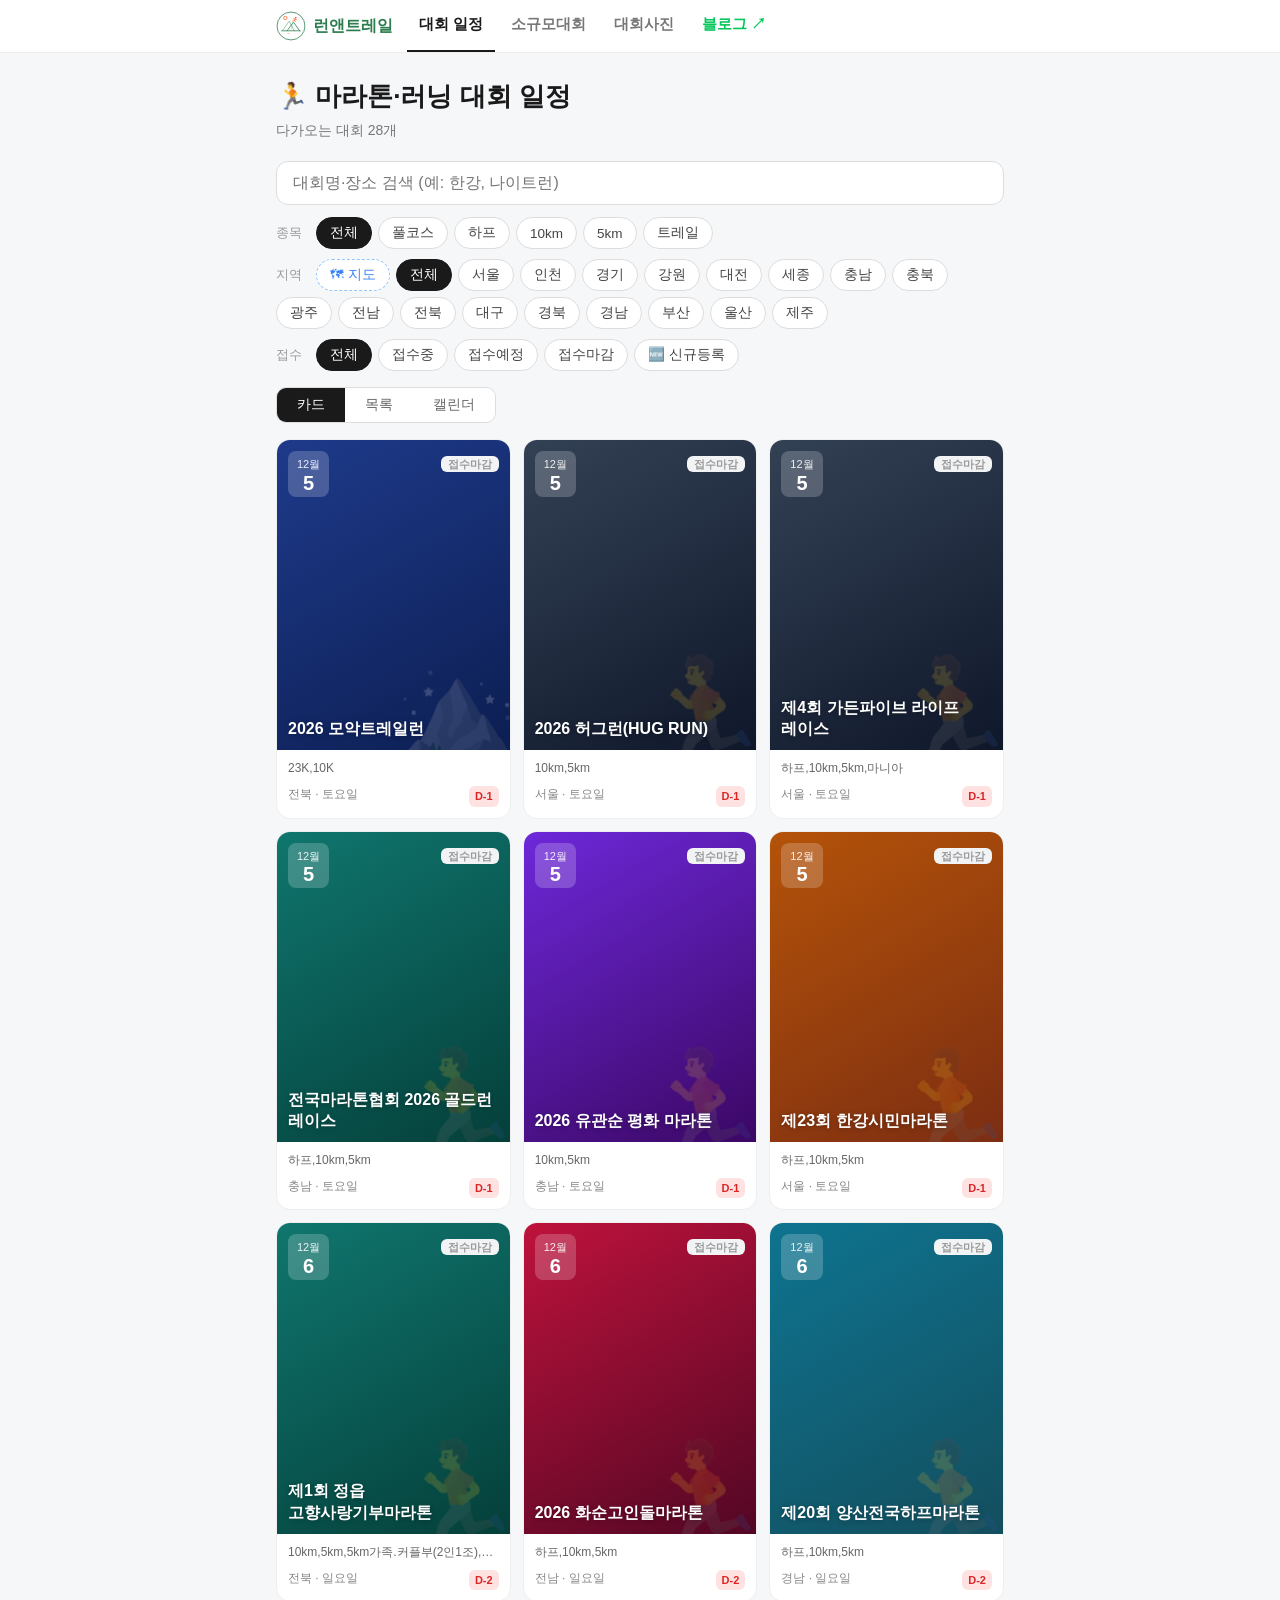
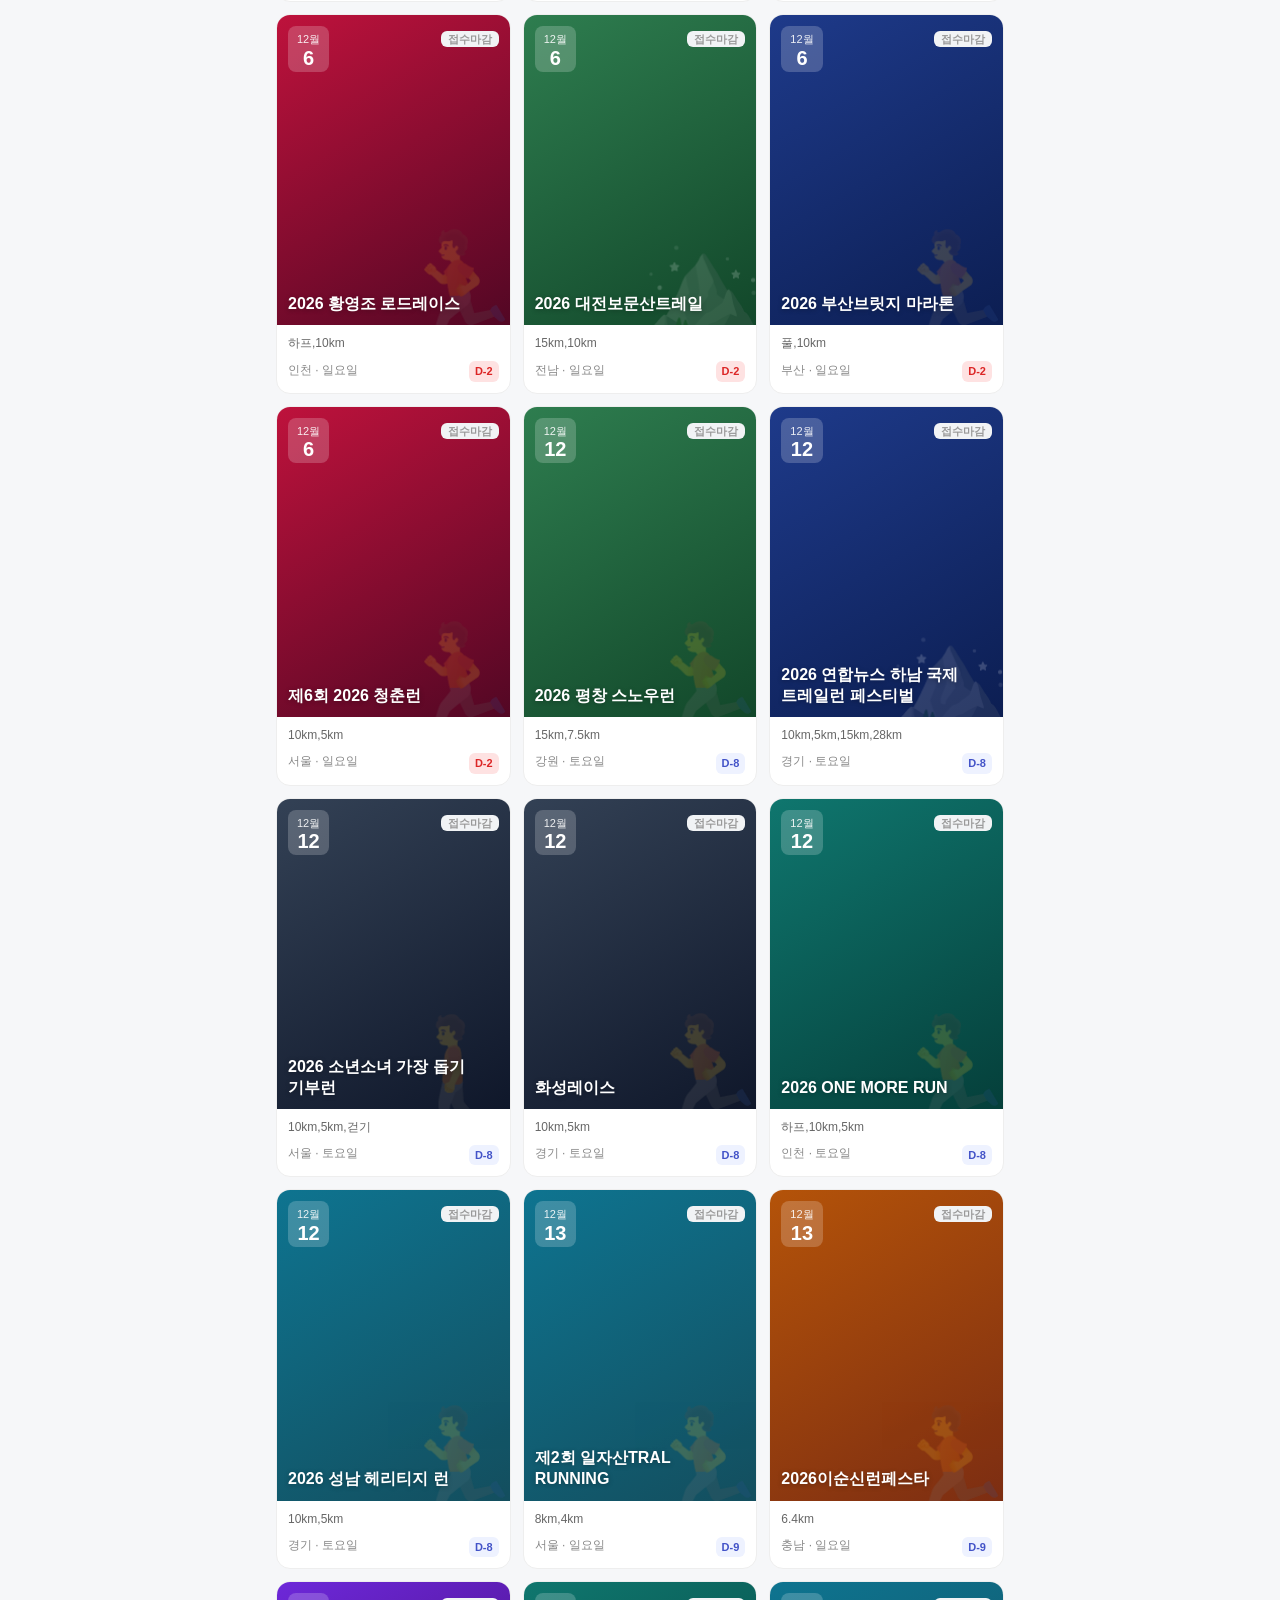
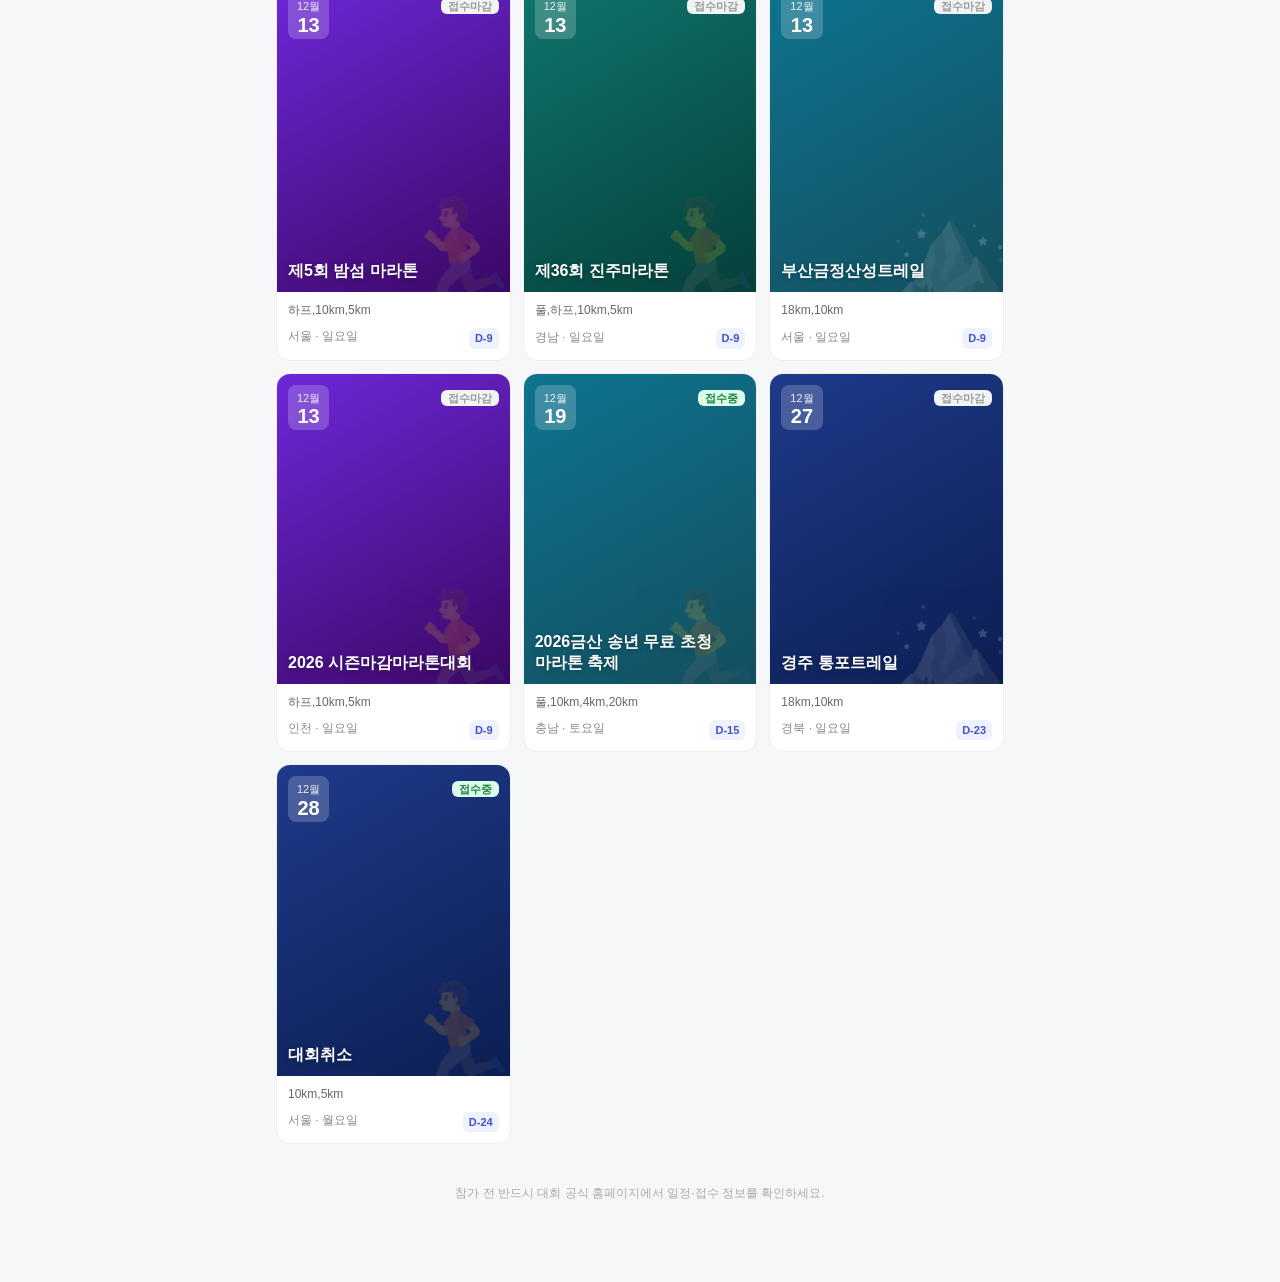
<file: index.html>
<!DOCTYPE html>
<html lang="ko">
<head>
<meta charset="UTF-8">
<meta name="viewport" content="width=device-width, initial-scale=1.0">
<title>마라톤 일정 - 전국 러닝·트레일런 대회 캘린더 | 런앤트레일</title>
<meta name="google-site-verification" content="PNMJBPOeFf8aZIjLEro5kUkQXVMosPoVfnxa53Ug0b0" />
<meta name="naver-site-verification" content="7d81ae74b95048905c6a68c4bb56914bd1641936" />
<meta name="description" content="전국 마라톤 일정을 한눈에! 풀코스·하프·10km·트레일런 대회 일정과 접수중인 대회 확인, 지역별 지도·캘린더 보기. 매일 자동 업데이트되는 마라톤 대회 캘린더.">
<link rel="canonical" href="https://www.runandtrail.kr/">
<meta property="og:type" content="website">
<meta property="og:site_name" content="런앤트레일">
<meta property="og:title" content="마라톤 일정 - 전국 러닝·트레일런 대회 캘린더 | 런앤트레일">
<meta property="og:description" content="전국 마라톤 일정을 한눈에! 풀코스·하프·10km·트레일런 대회 일정과 접수중인 대회 확인, 지역별 지도·캘린더 보기. 매일 자동 업데이트되는 마라톤 대회 캘린더.">
<meta property="og:url" content="https://www.runandtrail.kr/">
<meta property="og:image" content="https://www.runandtrail.kr/assets/og-image.png">
<meta property="og:image:width" content="1200">
<meta property="og:image:height" content="630">
<meta name="twitter:card" content="summary_large_image">
<script type="application/ld+json">
{"@context":"https://schema.org","@type":"WebSite","name":"런앤트레일","alternateName":"Run and Trail","url":"https://www.runandtrail.kr/","description":"전국 러닝 대회 일정과 소규모대회, 대회사진을 모아 보여주는 러닝 정보 사이트"}
</script>
<link rel="icon" type="image/svg+xml" href="assets/logo.svg">
<link rel="stylesheet" href="assets/site.css">
</head>
<body>
<nav class="topnav">
  <div class="inner">
    <span class="brand" id="brand"><img src="assets/logo.svg" alt="런앤트레일 로고">런앤트레일</span>
    <a href="index.html" class="active">대회 일정</a>
    <a href="small.html">소규모대회</a>
    <a href="photos.html">대회사진</a>
    <a href="https://blog.naver.com/runandtrail" target="_blank" rel="noopener" style="color:#03c75a">블로그 ↗</a>
  </div>
</nav>
<div class="wrap">
  <header>
    <h1>🏃 마라톤·러닝 대회 일정</h1>
    <p id="subtitle">불러오는 중...</p>
  </header>

  <input class="search" id="search" type="search" placeholder="대회명·장소 검색 (예: 한강, 나이트런)">
  <div class="chips" id="event-chips"><span class="label">종목</span></div>
  <div class="chips" id="region-chips"><span class="label">지역</span><button class="chip map-toggle" id="map-toggle">🗺 지도</button></div>
  <div class="map-panel" id="map-panel"></div>
  <div class="chips" id="status-chips"><span class="label">접수</span></div>

  <div class="view-toggle">
    <button id="btn-card" class="on">카드</button>
    <button id="btn-list">목록</button>
    <button id="btn-cal">캘린더</button>
  </div>

  <div id="card-view" class="pcards"></div>
  <div id="list-view" style="display:none"></div>
  <div id="cal-view" style="display:none">
    <div class="cal-nav">
      <button id="cal-prev">‹</button><h2 id="cal-title"></h2><button id="cal-next">›</button>
    </div>
    <div class="cal-grid" id="cal-grid"></div>
  </div>

  <footer>참가 전 반드시 대회 공식 홈페이지에서 일정·접수 정보를 확인하세요.</footer>
</div>

<div class="modal-bg" id="modal-bg">
  <div class="modal" id="modal"></div>
</div>

<script>
const EVENT_FILTERS = [
  { key: "all", label: "전체", test: () => true },
  { key: "full", label: "풀코스", test: e => /풀|42/.test(e) },
  { key: "half", label: "하프", test: e => /하프|21/.test(e) },
  { key: "10k", label: "10km", test: e => /10\s*k/i.test(e) },
  { key: "5k", label: "5km", test: e => /5\s*k/i.test(e) },
  { key: "trail", label: "트레일", test: (e, name) => /트레일|trail/i.test(e + name) },
];
const DOW = ["일","월","화","수","목","금","토"];
const REGIONS = ["서울","인천","경기","강원","대전","세종","충남","충북","광주","전남","전북","대구","경북","경남","부산","울산","제주"];
let races = [], statusFilter = "all", query = "";
const eventSel = new Set(), regionSel = new Set(); // 비어 있으면 "전체"
let calYear, calMonth; // 캘린더가 보여주는 연/월
const today = new Date(); today.setHours(0,0,0,0);

const esc = s => String(s ?? "").replace(/[&<>"']/g, c => ({"&":"&amp;","<":"&lt;",">":"&gt;",'"':"&quot;","'":"&#39;"}[c]));

function dday(dateStr) {
  const d = Math.round((pd(dateStr) - today) / 86400000);
  return d === 0 ? "D-DAY" : d > 0 ? `D-${d}` : null;
}

// "2026-07-27" 같은 날짜 문자열을 한국(로컬) 자정 기준으로 해석
// (new Date("2026-07-27")는 UTC 자정이라 접수 시작일 당일에 상태가 하루 늦게 바뀌는 버그가 있었음)
const pd = s => new Date(s + "T00:00:00");

// 최근 7일 내 사이트에 새로 등록된 대회
const isNew = r => r.added_at && (today - pd(r.added_at)) / 86400000 < 7;

function regStatus(r) {
  if (!r.reg_start && !r.reg_end) return null;
  const s = r.reg_start ? pd(r.reg_start) : null;
  const e = r.reg_end ? pd(r.reg_end) : null;
  if (s && today < s) return { cls: "upcoming", label: "접수예정" };
  if (e && today > e) return { cls: "closed", label: "접수마감" };
  return { cls: "open", label: "접수중" };
}

function filtered() {
  const q = query.toLowerCase();
  const eventTests = [...eventSel].map(k => EVENT_FILTERS.find(f => f.key === k).test);
  return races.filter(r =>
    pd(r.date) >= today &&
    (!eventTests.length || eventTests.some(t => t(r.events, r.name))) &&
    (!regionSel.size || regionSel.has(r.region)) &&
    (statusFilter === "all" || (statusFilter === "new" ? isNew(r) : regStatus(r)?.cls === statusFilter)) &&
    (!q || (r.name + r.location + r.events + (r.region || "")).toLowerCase().includes(q))
  );
}

function render() {
  const shown = filtered();
  document.getElementById("subtitle").textContent = `다가오는 대회 ${shown.length}개`;
  renderCards(shown);
  renderList(shown);
  renderCalendar(shown);
}

// ── 포스터풍 카드 뷰 (포스터 이미지가 없는 대회는 커버를 자동 생성) ──
const CARD_GRADS = [
  ["#2e7d4f", "#12472a"], ["#1e3a8a", "#0c1e52"], ["#b45309", "#7c2d12"],
  ["#0e7490", "#134e5e"], ["#6d28d9", "#3b0764"], ["#be123c", "#520724"],
  ["#334155", "#0f172a"], ["#0f766e", "#053f3a"],
];
function hashCode(s) { let h = 0; for (const c of s) h = (h * 31 + c.charCodeAt(0)) | 0; return Math.abs(h); }
function coverEmoji(r) {
  const t = r.events + r.name;
  if (/트레일|trail/i.test(t)) return "⛰️";
  if (/나이트|야간|문라이트|선셋|night/i.test(t)) return "🌙";
  if (/걷기|워킹|맨발/.test(t)) return "🚶";
  return "🏃";
}
function renderCards(shown) {
  const box = document.getElementById("card-view");
  if (!shown.length) { box.innerHTML = '<div class="empty" style="grid-column:1/-1">조건에 맞는 대회가 없어요</div>'; return; }
  box.innerHTML = shown.map(r => {
    const d = new Date(r.date), dd = dday(r.date), st = regStatus(r);
    const g = CARD_GRADS[hashCode(r.id) % CARD_GRADS.length];
    return `<div class="pcard" data-id="${esc(r.id)}">
      <div class="cover" style="${r.poster ? "" : `background:linear-gradient(150deg,${g[0]},${g[1]})`}">
        ${r.poster ? `<img class="poster" src="${esc(r.poster)}" alt="">` : ""}
        <span class="emoji-bg">${coverEmoji(r)}</span>
        <div class="top">
          <span class="datebox"><span class="m">${d.getMonth() + 1}월</span><br><span class="d">${d.getDate()}</span></span>
          <span>${isNew(r) ? `<span class="badge new">NEW</span> ` : ""}${st ? `<span class="badge ${st.cls}">${st.label}</span>` : ""}</span>
        </div>
        <div class="name">${esc(r.name)}</div>
      </div>
      <div class="pbody">
        <div class="evts">${esc(r.events)}</div>
        <div class="row2">
          <span>${r.region ? esc(r.region) + " · " : ""}${DOW[d.getDay()]}요일</span>
          ${dd ? `<span class="dday ${dd === "D-DAY" || parseInt(dd.slice(2)) <= 7 ? "soon" : ""}">${dd}</span>` : ""}
        </div>
      </div>
    </div>`;
  }).join("");
}

function renderList(shown) {
  const byMonth = {};
  for (const r of shown) (byMonth[r.date.slice(0, 7)] ||= []).push(r);
  const list = document.getElementById("list-view");
  if (!shown.length) { list.innerHTML = '<div class="empty">조건에 맞는 대회가 없어요</div>'; return; }
  list.innerHTML = Object.entries(byMonth).map(([month, items]) => {
    const [y, m] = month.split("-");
    return `<div class="month-title">${y}년 ${+m}월 <span class="cnt">${items.length}개</span></div>` +
      items.map(r => {
        const d = new Date(r.date), dow = d.getDay(), dd = dday(r.date), st = regStatus(r);
        return `<div class="card" data-id="${esc(r.id)}">
          <div class="date-box">
            <div class="day">${d.getDate()}</div>
            <div class="dow ${dow===6?"sat":dow===0?"sun":""}">${DOW[dow]}요일</div>
            ${dd ? `<div class="dday ${dd==="D-DAY"||parseInt(dd.slice(2))<=7?"soon":""}">${dd}</div>` : ""}
          </div>
          <div class="info">
            <div class="name">${esc(r.name)}${isNew(r) ? `<span class="badge new">NEW</span>` : ""}${st ? `<span class="badge ${st.cls}">${st.label}</span>` : ""}</div>
            <div class="meta">${r.region ? `<span class="region-tag">${esc(r.region)}</span> · ` : ""}📍 ${esc(r.location)}${r.organizer ? ` · ${esc(r.organizer)}` : ""}</div>
            <div class="tags">${r.events.split(/[,/]/).map(e => e.trim()).filter(Boolean).slice(0,6).map(e => `<span class="tag">${esc(e)}</span>`).join("")}</div>
          </div>
        </div>`;
      }).join("");
  }).join("");
}

function renderCalendar(shown) {
  document.getElementById("cal-title").textContent = `${calYear}년 ${calMonth + 1}월`;
  const first = new Date(calYear, calMonth, 1);
  const daysInMonth = new Date(calYear, calMonth + 1, 0).getDate();
  const byDay = {};
  for (const r of shown) {
    const d = new Date(r.date);
    if (d.getFullYear() === calYear && d.getMonth() === calMonth) (byDay[d.getDate()] ||= []).push(r);
  }
  let html = DOW.map((d, i) => `<div class="cal-head ${i===0?"sun":i===6?"sat":""}">${d}</div>`).join("");
  for (let i = 0; i < first.getDay(); i++) html += '<div class="cal-cell out"></div>';
  for (let day = 1; day <= daysInMonth; day++) {
    const isToday = calYear === today.getFullYear() && calMonth === today.getMonth() && day === today.getDate();
    const items = (byDay[day] || []).map(r =>
      `<span class="cal-race ${/트레일|trail/i.test(r.events + r.name) ? "trail" : ""}" data-id="${esc(r.id)}" title="${esc(r.name)}">${esc(r.name)}</span>`).join("");
    html += `<div class="cal-cell ${isToday ? "today-cell" : ""}"><div class="num">${day}</div>${items}</div>`;
  }
  document.getElementById("cal-grid").innerHTML = html;
}

function openModal(r) {
  const st = regStatus(r);
  const d = new Date(r.date);
  document.getElementById("modal").innerHTML = `
    <button class="close" id="modal-close">✕</button>
    <h2>${esc(r.name)}</h2>
    <div class="sub">${d.getFullYear()}년 ${d.getMonth()+1}월 ${d.getDate()}일 (${DOW[d.getDay()]}) ${dday(r.date) ? "· " + dday(r.date) : ""}</div>
    ${[
      ["지역", r.region],
      ["장소", r.location],
      ["종목", r.events],
      ["출발", r.start_time],
      ["접수기간", r.reg_period ? `${r.reg_period}${st ? ` <span class="badge ${st.cls}">${st.label}</span>` : ""}` : ""],
      ["주최", r.organizer],
      ["문의", r.phone],
    ].filter(([,v]) => v).map(([k,v]) => `<div class="field"><span class="k">${k}</span><span class="v">${k==="접수기간" ? v : esc(v)}</span></div>`).join("")}
    ${r.description ? `<div class="desc">${esc(r.description)}</div>` : ""}
    <div class="actions">
      ${r.homepage ? `<a class="btn-primary" href="${esc(r.homepage)}" target="_blank" rel="noopener">공식 홈페이지 ↗</a>` : ""}
      ${r.source_detail ? `<a class="btn-secondary" href="${esc(r.source_detail)}" target="_blank" rel="noopener">로드런 정보</a>` : ""}
    </div>
    <div class="notice">일정·참가비·접수 정보는 공식 홈페이지 기준으로 확인하세요.</div>`;
  document.getElementById("modal-bg").classList.add("show");
  document.getElementById("modal").scrollTop = 0;
  document.getElementById("modal-close").onclick = closeModal;
}
function closeModal() { document.getElementById("modal-bg").classList.remove("show"); }
document.getElementById("modal-bg").addEventListener("click", e => { if (e.target.id === "modal-bg") closeModal(); });
document.addEventListener("keydown", e => { if (e.key === "Escape") closeModal(); });

document.addEventListener("click", e => {
  const el = e.target.closest("[data-id]");
  if (!el) return;
  const r = races.find(x => x.id === el.dataset.id);
  if (r) openModal(r);
});

function setupChips(containerId, defs, onChange, multi = false) {
  const box = document.getElementById(containerId);
  box.insertAdjacentHTML("beforeend", defs.map((f, i) =>
    `<button class="chip ${i===0?"on":""}" data-key="${esc(f.key)}">${esc(f.label)}</button>`).join(""));
  box.addEventListener("click", e => {
    const btn = e.target.closest(".chip"); if (!btn || !btn.dataset.key) return;
    const chips = [...box.querySelectorAll(".chip:not(.map-toggle)")];
    if (!multi || btn.dataset.key === "all") {
      chips.forEach(c => c.classList.toggle("on", c === btn));
    } else {
      btn.classList.toggle("on");
      const anyOn = chips.some(c => c.dataset.key !== "all" && c.classList.contains("on"));
      chips.find(c => c.dataset.key === "all").classList.toggle("on", !anyOn);
    }
    onChange(chips.filter(c => c.classList.contains("on") && c.dataset.key !== "all").map(c => c.dataset.key));
    render();
  });
}

document.getElementById("search").addEventListener("input", e => { query = e.target.value.trim(); render(); });
document.getElementById("btn-card").addEventListener("click", () => switchView("card"));
document.getElementById("btn-list").addEventListener("click", () => switchView("list"));
document.getElementById("btn-cal").addEventListener("click", () => switchView("cal"));
function switchView(v) {
  const views = { card: "card-view", list: "list-view", cal: "cal-view" };
  for (const [key, id] of Object.entries(views)) {
    document.getElementById("btn-" + key).classList.toggle("on", v === key);
    document.getElementById(id).style.display = v === key ? "" : "none";
  }
}
document.getElementById("cal-prev").addEventListener("click", () => { calMonth--; if (calMonth < 0) { calMonth = 11; calYear--; } render(); });
document.getElementById("cal-next").addEventListener("click", () => { calMonth++; if (calMonth > 11) { calMonth = 0; calYear++; } render(); });

// ── 지도에서 지역 선택 ──
function syncMapSel() {
  const all = regionSel.size === 0; // "전체" = 전 지역 선택 상태로 표시
  document.querySelectorAll(".map-regions path").forEach(p =>
    p.classList.toggle("sel", all || regionSel.has(p.dataset.region)));
}
function selectRegionOnMap(region) {
  // 해당 지역 칩을 클릭한 것과 동일하게 동작 (다중 선택 토글)
  [...document.querySelectorAll("#region-chips .chip")].find(c => c.dataset.key === region)?.click();
}
document.getElementById("map-toggle").addEventListener("click", () => {
  document.getElementById("map-toggle").classList.toggle("on");
  document.getElementById("map-panel").classList.toggle("show");
});
fetch("data/korea_map.svg")
  .then(r => r.text())
  .then(svg => {
    const panel = document.getElementById("map-panel");
    panel.innerHTML = svg + '<div class="hint">지역을 클릭하면 해당 지역 대회만 표시됩니다 · 다시 클릭하면 해제</div>';
    panel.querySelectorAll(".map-regions path").forEach(p =>
      p.addEventListener("click", () => selectRegionOnMap(p.dataset.region)));
    syncMapSel();
  })
  .catch(() => { document.getElementById("map-toggle").style.display = "none"; });

calYear = today.getFullYear(); calMonth = today.getMonth();
setupChips("event-chips", EVENT_FILTERS, keys => {
  eventSel.clear(); keys.forEach(k => eventSel.add(k));
}, true);
setupChips("region-chips", [{ key: "all", label: "전체" }, ...REGIONS.map(r => ({ key: r, label: r }))], keys => {
  regionSel.clear(); keys.forEach(k => regionSel.add(k));
  syncMapSel();
}, true);
setupChips("status-chips", [
  { key: "all", label: "전체" },
  { key: "open", label: "접수중" },
  { key: "upcoming", label: "접수예정" },
  { key: "closed", label: "접수마감" },
  { key: "new", label: "🆕 신규등록" },
], keys => statusFilter = keys[0] ?? "all");

fetch("data/races.json")
  .then(r => r.json())
  .then(d => {
    races = d.races;
    render();
  })
  .catch(() => { document.getElementById("subtitle").textContent = "데이터를 불러오지 못했어요 (data/races.json 확인)"; });
</script>
</body>
</html>
</file>
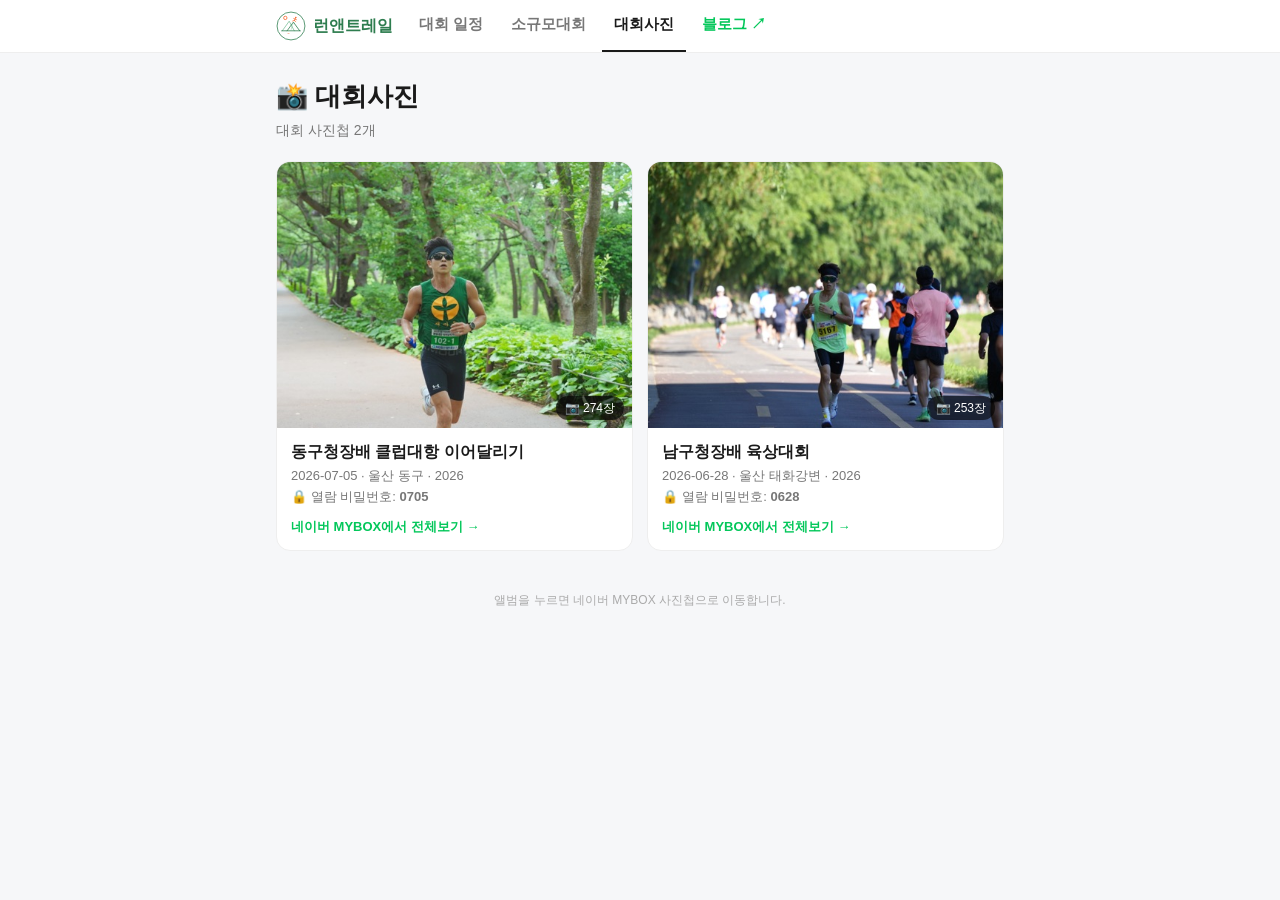
<file: photos.html>
<!DOCTYPE html>
<html lang="ko">
<head>
<meta charset="UTF-8">
<meta name="viewport" content="width=device-width, initial-scale=1.0">
<title>대회사진 - 러닝 대회 현장 사진첩 | 런앤트레일</title>
<meta name="google-site-verification" content="PNMJBPOeFf8aZIjLEro5kUkQXVMosPoVfnxa53Ug0b0" />
<meta name="naver-site-verification" content="7d81ae74b95048905c6a68c4bb56914bd1641936" />
<meta name="description" content="러닝 대회 현장에서 직접 촬영한 사진첩. 대회별 앨범에서 내 사진을 찾아보세요.">
<link rel="canonical" href="https://www.runandtrail.kr/photos.html">
<meta property="og:type" content="website">
<meta property="og:site_name" content="런앤트레일">
<meta property="og:title" content="대회사진 - 러닝 대회 현장 사진첩 | 런앤트레일">
<meta property="og:description" content="러닝 대회 현장에서 직접 촬영한 사진첩. 대회별 앨범에서 내 사진을 찾아보세요.">
<meta property="og:url" content="https://www.runandtrail.kr/photos.html">
<meta property="og:image" content="https://www.runandtrail.kr/assets/og-image.png">
<meta property="og:image:width" content="1200">
<meta property="og:image:height" content="630">
<meta name="twitter:card" content="summary_large_image">
<link rel="icon" type="image/svg+xml" href="assets/logo.svg">
<link rel="stylesheet" href="assets/site.css">
<style>
  .albums { display: grid; grid-template-columns: repeat(2, 1fr); gap: 14px; }
  @media (max-width: 520px) { .albums { grid-template-columns: 1fr; } }
  .album {
    background: #fff; border: 1px solid #eee; border-radius: 14px; overflow: hidden;
    cursor: pointer; transition: border-color .15s; display: block;
    text-decoration: none; color: inherit;
  }
  .album:hover { border-color: #bbb; }
  .album .cover { aspect-ratio: 4/3; background: #e9ecef; overflow: hidden; position: relative; }
  .album .cover img { width: 100%; height: 100%; object-fit: cover; display: block; transition: transform .2s; }
  .album:hover .cover img { transform: scale(1.04); }
  .album .cover .cnt {
    position: absolute; right: 8px; bottom: 8px; background: rgba(0,0,0,.6);
    color: #fff; font-size: 12px; padding: 3px 9px; border-radius: 999px;
  }
  .album .body { padding: 12px 14px 14px; }
  .album .race { font-weight: 700; font-size: 15.5px; }
  .album .meta { font-size: 13px; color: #777; margin-top: 2px; }
  .album .go {
    margin-top: 10px; font-size: 13px; font-weight: 700; color: #03c75a;
    display: flex; align-items: center; gap: 4px;
  }
  .album.no-link .go { color: #aaa; }
</style>
</head>
<body>
<nav class="topnav">
  <div class="inner">
    <span class="brand" id="brand"><img src="assets/logo.svg" alt="런앤트레일 로고">런앤트레일</span>
    <a href="index.html">대회 일정</a>
    <a href="small.html">소규모대회</a>
    <a href="photos.html" class="active">대회사진</a>
    <a href="https://blog.naver.com/runandtrail" target="_blank" rel="noopener" style="color:#03c75a">블로그 ↗</a>
  </div>
</nav>
<div class="wrap">
  <header>
    <h1>📸 대회사진</h1>
    <p id="subtitle">불러오는 중...</p>
  </header>

  <div id="albums" class="albums"></div>
  <footer>앨범을 누르면 네이버 MYBOX 사진첩으로 이동합니다.</footer>
</div>

<script>
const esc = s => String(s ?? "").replace(/[&<>"']/g, c => ({"&":"&amp;","<":"&lt;",">":"&gt;",'"':"&quot;","'":"&#39;"}[c]));

// ── 앨범 클릭 수 (무료 카운터 API, 키는 영문만 허용이라 id를 해시로 변환) ──
const COUNT_API = "https://abacus.jasoncameron.dev";
const COUNT_NS = "runandtrail-kr";
function ckey(id) {
  let h = 0; for (const c of id) h = (h * 31 + c.charCodeAt(0)) | 0;
  return "album-" + id.replace(/[^A-Za-z0-9_.-]/g, "").slice(0, 40) + "-" + Math.abs(h) % 100000;
}
function loadCounts(items) {
  items.forEach(it => {
    fetch(`${COUNT_API}/get/${COUNT_NS}/${ckey(it.id)}`)
      .then(r => r.json())
      .then(d => {
        const el = document.getElementById("cnt-" + ckey(it.id));
        if (el && d.value > 0) el.textContent = `👁 ${d.value.toLocaleString()}회 열람`;
      })
      .catch(() => {});
  });
}

function render(items) {
  document.getElementById("subtitle").textContent = `대회 사진첩 ${items.length}개`;
  const box = document.getElementById("albums");
  if (!items.length) { box.innerHTML = '<div class="empty" style="grid-column:1/-1">아직 올라온 사진첩이 없어요</div>'; return; }
  box.innerHTML = items.map(it => {
    const hasLink = !!it.link;
    const tag = hasLink ? `a href="${esc(it.link)}" target="_blank" rel="noopener"` : "div";
    return `<${tag} class="album ${hasLink ? "" : "no-link"}" data-ckey="${ckey(it.id)}">
      <div class="cover">
        <img src="${esc(it.thumb)}" alt="${esc(it.race || it.id)}" loading="lazy">
        ${it.count ? `<span class="cnt">📷 ${esc(it.count)}</span>` : ""}
      </div>
      <div class="body">
        <div class="race">${esc(it.race || it.title || it.id)}</div>
        <div class="meta">${esc(it.date || "")}${it.title && it.race ? " · " + esc(it.title) : ""}</div>
        ${it.pw ? `<div class="meta">🔒 열람 비밀번호: <b>${esc(it.pw)}</b></div>` : ""}
        <div class="meta" id="cnt-${ckey(it.id)}"></div>
        <div class="go">${hasLink ? "네이버 MYBOX에서 전체보기 →" : "사진첩 준비중"}</div>
      </div>
    </${hasLink ? "a" : "div"}>`;
  }).join("");
  loadCounts(items);
}

// 앨범 클릭 시 +1 (새 탭으로 열리므로 keepalive로 전송 보장)
document.getElementById("albums").addEventListener("click", e => {
  const a = e.target.closest("a.album");
  if (a && a.dataset.ckey) {
    fetch(`${COUNT_API}/hit/${COUNT_NS}/${a.dataset.ckey}`, { keepalive: true }).catch(() => {});
  }
});

fetch("data/photos.json")
  .then(r => r.json())
  .then(d => render(d.items))
  .catch(() => render([]));
</script>
</body>
</html>
</file>
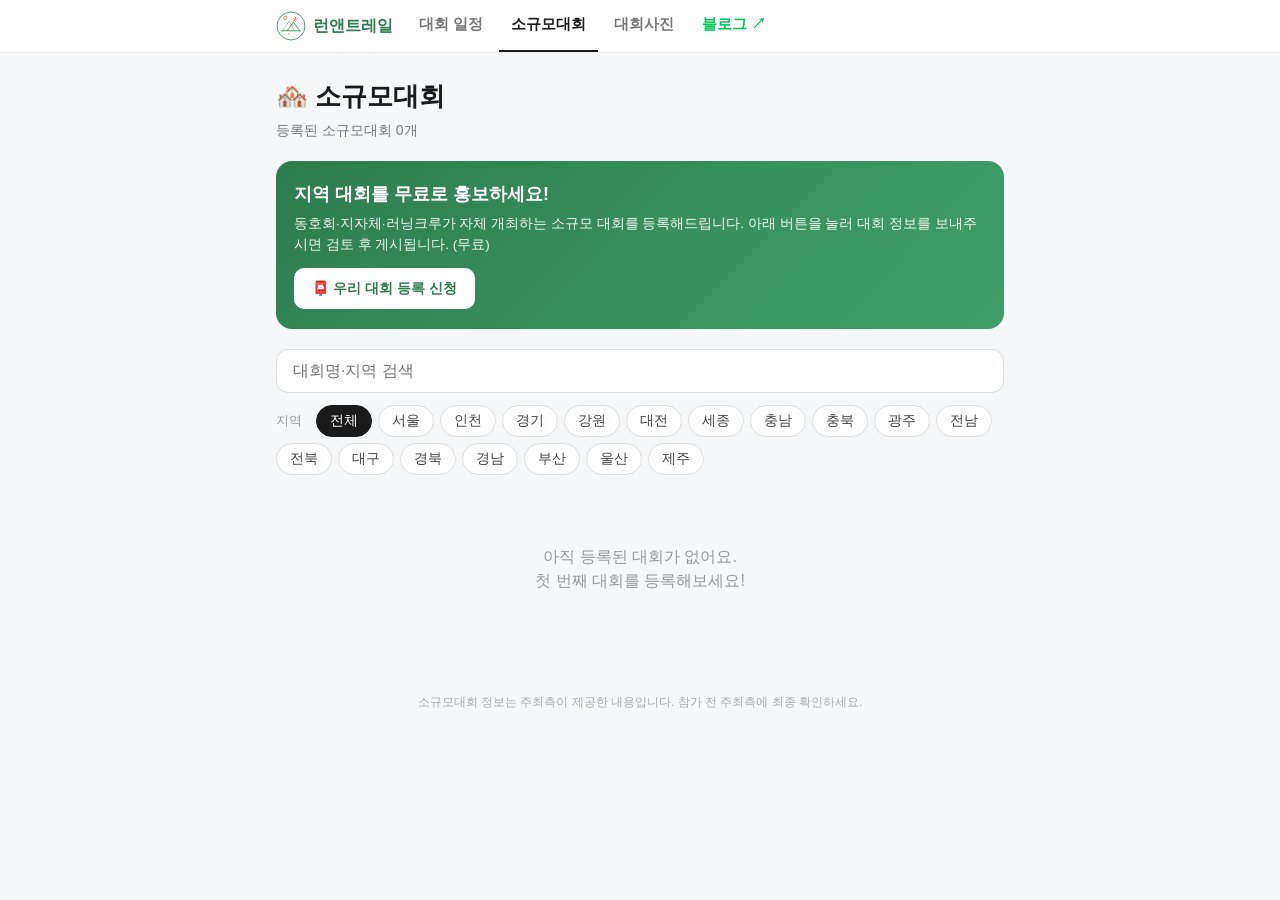
<file: small.html>
<!DOCTYPE html>
<html lang="ko">
<head>
<meta charset="UTF-8">
<meta name="viewport" content="width=device-width, initial-scale=1.0">
<title>소규모대회 - 지역 러닝 대회 무료 홍보 | 런앤트레일</title>
<meta name="google-site-verification" content="PNMJBPOeFf8aZIjLEro5kUkQXVMosPoVfnxa53Ug0b0" />
<meta name="naver-site-verification" content="7d81ae74b95048905c6a68c4bb56914bd1641936" />
<meta name="description" content="동호회·지자체·러닝크루가 개최하는 지역 소규모 러닝 대회 소식. 우리 대회를 무료로 등록하고 홍보하세요.">
<link rel="canonical" href="https://www.runandtrail.kr/small.html">
<meta property="og:type" content="website">
<meta property="og:site_name" content="런앤트레일">
<meta property="og:title" content="소규모대회 - 지역 러닝 대회 무료 홍보 | 런앤트레일">
<meta property="og:description" content="동호회·지자체·러닝크루가 개최하는 지역 소규모 러닝 대회 소식. 우리 대회를 무료로 등록하고 홍보하세요.">
<meta property="og:url" content="https://www.runandtrail.kr/small.html">
<meta property="og:image" content="https://www.runandtrail.kr/assets/og-image.png">
<meta property="og:image:width" content="1200">
<meta property="og:image:height" content="630">
<meta name="twitter:card" content="summary_large_image">
<link rel="icon" type="image/svg+xml" href="assets/logo.svg">
<link rel="stylesheet" href="assets/site.css">
<style>
  .promo {
    background: linear-gradient(135deg, #2e7d4f, #3fa06a); color: #fff;
    border-radius: 16px; padding: 20px 18px; margin-bottom: 20px;
  }
  .promo h2 { font-size: 18px; margin-bottom: 6px; }
  .promo p { font-size: 13.5px; opacity: .92; line-height: 1.55; }
  .promo a {
    display: inline-block; margin-top: 12px; background: #fff; color: #2e7d4f;
    font-weight: 800; font-size: 14px; padding: 10px 18px; border-radius: 10px;
    text-decoration: none;
  }
  .small-card .desc-line { font-size: 13.5px; color: #555; margin-top: 8px; }
  .small-card .fee { color: #2e7d4f; font-weight: 700; }
  .small-card .actions-row { margin-top: 10px; display: flex; gap: 8px; flex-wrap: wrap; }
  .small-card .actions-row a {
    font-size: 13px; font-weight: 700; padding: 7px 14px; border-radius: 8px; text-decoration: none;
  }
</style>
</head>
<body>
<nav class="topnav">
  <div class="inner">
    <span class="brand" id="brand"><img src="assets/logo.svg" alt="런앤트레일 로고">런앤트레일</span>
    <a href="index.html">대회 일정</a>
    <a href="small.html" class="active">소규모대회</a>
    <a href="photos.html">대회사진</a>
    <a href="https://blog.naver.com/runandtrail" target="_blank" rel="noopener" style="color:#03c75a">블로그 ↗</a>
  </div>
</nav>
<div class="wrap">
  <header>
    <h1>🏘️ 소규모대회</h1>
    <p id="subtitle">불러오는 중...</p>
  </header>

  <div class="promo">
    <h2>지역 대회를 무료로 홍보하세요!</h2>
    <p>동호회·지자체·러닝크루가 자체 개최하는 소규모 대회를 등록해드립니다.
    아래 버튼을 눌러 대회 정보를 보내주시면 검토 후 게시됩니다. (무료)</p>
    <a id="submit-btn" href="#">📮 우리 대회 등록 신청</a>
  </div>

  <input class="search" id="search" type="search" placeholder="대회명·지역 검색">
  <div class="chips" id="region-chips"><span class="label">지역</span></div>

  <div id="list-view"></div>
  <footer>소규모대회 정보는 주최측이 제공한 내용입니다. 참가 전 주최측에 최종 확인하세요.</footer>
</div>

<script>
const DOW = ["일","월","화","수","목","금","토"];
const REGIONS = ["서울","인천","경기","강원","대전","세종","충남","충북","광주","전남","전북","대구","경북","경남","부산","울산","제주"];
let items = [], regionFilter = "all", query = "";
const today = new Date(); today.setHours(0,0,0,0);
const esc = s => String(s ?? "").replace(/[&<>"']/g, c => ({"&":"&amp;","<":"&lt;",">":"&gt;",'"':"&quot;","'":"&#39;"}[c]));

// 등록 신청 버튼: 메일로 대회 정보 양식 보내기
const MAIL = "toeictrainer@nate.com";
const body = `아래 양식을 채워서 보내주세요. 검토 후 게시해드립니다.

대회명:
날짜:
지역(시/도):
장소:
종목(예: 5km, 10km):
참가비:
접수기간:
접수/안내 링크:
주최:
연락처:
대회 소개(2~3줄):
`;
document.getElementById("submit-btn").href =
  `mailto:${MAIL}?subject=${encodeURIComponent("[런앤트레일] 소규모대회 등록 신청")}&body=${encodeURIComponent(body)}`;

function dday(dateStr) {
  const d = Math.round((new Date(dateStr) - today) / 86400000);
  return d === 0 ? "D-DAY" : d > 0 ? `D-${d}` : null;
}

function render() {
  const q = query.toLowerCase();
  const shown = items.filter(r =>
    new Date(r.date) >= today &&
    (regionFilter === "all" || r.region === regionFilter) &&
    (!q || (r.name + r.location + (r.region || "") + (r.organizer || "")).toLowerCase().includes(q))
  ).sort((a, b) => a.date.localeCompare(b.date));
  document.getElementById("subtitle").textContent = `등록된 소규모대회 ${shown.length}개`;
  const list = document.getElementById("list-view");
  if (!shown.length) { list.innerHTML = '<div class="empty">아직 등록된 대회가 없어요.<br>첫 번째 대회를 등록해보세요!</div>'; return; }
  list.innerHTML = shown.map(r => {
    const d = new Date(r.date), dow = d.getDay(), dd = dday(r.date);
    return `<div class="card small-card">
      <div class="date-box">
        <div class="day">${d.getMonth()+1}/${d.getDate()}</div>
        <div class="dow ${dow===6?"sat":dow===0?"sun":""}">${DOW[dow]}요일</div>
        ${dd ? `<div class="dday ${dd==="D-DAY"||parseInt(dd.slice(2))<=7?"soon":""}">${dd}</div>` : ""}
      </div>
      <div class="info">
        <div class="name">${esc(r.name)}</div>
        <div class="meta">${r.region ? `<span class="region-tag">${esc(r.region)}</span> · ` : ""}📍 ${esc(r.location)}${r.organizer ? ` · ${esc(r.organizer)}` : ""}</div>
        <div class="tags">${(r.events || "").split(/[,/]/).map(e => e.trim()).filter(Boolean).map(e => `<span class="tag">${esc(e)}</span>`).join("")}
          ${r.fee ? `<span class="tag fee">${esc(r.fee)}</span>` : ""}</div>
        ${r.description ? `<div class="desc-line">${esc(r.description)}</div>` : ""}
        ${r.reg_period ? `<div class="desc-line">📝 접수: ${esc(r.reg_period)}</div>` : ""}
        <div class="actions-row">
          ${r.link ? `<a class="btn-primary" href="${esc(r.link)}" target="_blank" rel="noopener">접수/안내 페이지 ↗</a>` : ""}
          ${r.contact ? `<a class="btn-secondary" href="tel:${esc(r.contact)}">☎ ${esc(r.contact)}</a>` : ""}
        </div>
      </div>
    </div>`;
  }).join("");
}

const box = document.getElementById("region-chips");
box.insertAdjacentHTML("beforeend",
  [{k:"all",l:"전체"}, ...REGIONS.map(r => ({k:r,l:r}))].map((f, i) =>
    `<button class="chip ${i===0?"on":""}" data-key="${f.k}">${f.l}</button>`).join(""));
box.addEventListener("click", e => {
  const btn = e.target.closest(".chip"); if (!btn) return;
  box.querySelectorAll(".chip").forEach(c => c.classList.toggle("on", c === btn));
  regionFilter = btn.dataset.key; render();
});
document.getElementById("search").addEventListener("input", e => { query = e.target.value.trim(); render(); });

fetch("data/small_races.json")
  .then(r => r.json())
  .then(d => { items = d.items; render(); })
  .catch(() => { items = []; render(); });
</script>
</body>
</html>
</file>
<file: assets/site.css>
* { margin: 0; padding: 0; box-sizing: border-box; }

  /* ── 상단 게시판 메뉴 (모든 페이지 공통) ── */
  .topnav {
    background: #fff; border-bottom: 1px solid #eee;
    position: sticky; top: 0; z-index: 40;
  }
  .topnav .inner {
    max-width: 760px; margin: 0 auto; padding: 0 16px;
    display: flex; align-items: center; gap: 4px; overflow-x: auto;
  }
  .topnav .brand {
    font-weight: 800; font-size: 16px; margin-right: 10px;
    white-space: nowrap; padding: 11px 0;
    display: flex; align-items: center; gap: 7px; color: #2e7d4f;
  }
  .topnav .brand img { height: 30px; width: 30px; }
  .topnav a {
    padding: 14px 12px; font-size: 14.5px; color: #777;
    text-decoration: none; white-space: nowrap;
    border-bottom: 2.5px solid transparent; font-weight: 600;
  }
  .topnav a.active { color: #1a1a1a; border-bottom-color: #1a1a1a; }
  .topnav a:hover { color: #1a1a1a; }

  body {
    font-family: "Apple SD Gothic Neo", "Pretendard", -apple-system, sans-serif;
    background: #f6f7f9; color: #1a1a1a; line-height: 1.5;
  }
  .wrap { max-width: 760px; margin: 0 auto; padding: 24px 16px 80px; }
  header h1 { font-size: 26px; margin-bottom: 4px; }
  header p { color: #777; font-size: 14px; margin-bottom: 20px; }

  .search {
    width: 100%; padding: 12px 16px; font-size: 16px;
    border: 1px solid #ddd; border-radius: 12px; margin-bottom: 12px;
    background: #fff; outline: none;
  }
  .search:focus { border-color: #3b82f6; }
  .chips { display: flex; gap: 6px; flex-wrap: wrap; margin-bottom: 10px; }
  .chips .label { font-size: 13px; color: #999; align-self: center; min-width: 34px; }
  .chip {
    padding: 6px 13px; border-radius: 999px; font-size: 13.5px;
    border: 1px solid #ddd; background: #fff; cursor: pointer; color: #444;
  }
  .chip.on { background: #1a1a1a; color: #fff; border-color: #1a1a1a; }

  .chip.map-toggle { border-style: dashed; color: #3b82f6; border-color: #93c5fd; }
  .chip.map-toggle.on { background: #3b82f6; color: #fff; border-color: #3b82f6; border-style: solid; }
  .map-panel {
    display: none; background: #fff; border: 1px solid #eee; border-radius: 14px;
    padding: 14px 12px 8px; margin: 4px 0 12px;
  }
  .map-panel.show { display: block; }
  .map-panel svg { width: 100%; max-width: 340px; display: block; margin: 0 auto; }
  .map-panel .hint { text-align: center; font-size: 12px; color: #999; padding: 6px 0; }
  .map-regions path { fill: #e9ecef; stroke: #fff; stroke-width: 1; cursor: pointer; transition: fill .15s; }
  .map-regions path:hover { fill: #cbd5e1; }
  .map-regions path.sel { fill: #1a1a1a; }
  .map-regions path.sel:hover { fill: #3f3f3f; }
  .map-labels text {
    font-size: 12px; font-weight: 700; fill: #444; text-anchor: middle;
    pointer-events: none; stroke: #fff; stroke-width: 3; paint-order: stroke;
  }
  .view-toggle { display: flex; gap: 0; margin: 16px 0 8px; border: 1px solid #ddd; border-radius: 10px; overflow: hidden; width: fit-content; }
  .view-toggle button {
    padding: 8px 20px; font-size: 14px; border: none; background: #fff; cursor: pointer; color: #666;
  }
  .view-toggle button.on { background: #1a1a1a; color: #fff; }

  /* ── 포스터 카드 뷰 ── */
  .pcards { display: grid; grid-template-columns: repeat(3, 1fr); gap: 12px; margin-top: 16px; }
  @media (max-width: 640px) { .pcards { grid-template-columns: repeat(2, 1fr); gap: 9px; } }
  .pcard {
    border-radius: 14px; overflow: hidden; cursor: pointer; background: #fff;
    border: 1px solid #eee; transition: transform .15s, box-shadow .15s;
  }
  .pcard:hover { transform: translateY(-3px); box-shadow: 0 10px 22px rgba(0,0,0,.12); }
  .pcard .cover {
    aspect-ratio: 3/4; position: relative; overflow: hidden;
    display: flex; flex-direction: column; justify-content: space-between;
    padding: 11px; color: #fff;
  }
  .pcard .cover .emoji-bg {
    position: absolute; right: -16px; bottom: -20px; font-size: 110px;
    opacity: .18; line-height: 1; pointer-events: none;
  }
  .pcard .cover .top { display: flex; justify-content: space-between; align-items: flex-start; gap: 6px; position: relative; }
  .pcard .cover .datebox {
    background: rgba(255,255,255,.2); border-radius: 8px; padding: 3px 9px;
    text-align: center; line-height: 1.1;
  }
  .pcard .cover .datebox .m { font-size: 11px; opacity: .9; }
  .pcard .cover .datebox .d { font-size: 20px; font-weight: 800; }
  .pcard .cover .name {
    position: relative; font-weight: 800; font-size: 16px; line-height: 1.32;
    word-break: keep-all; text-shadow: 0 1px 5px rgba(0,0,0,.3);
  }
  .pcard .cover img.poster { position: absolute; inset: 0; width: 100%; height: 100%; object-fit: cover; }
  .pcard .pbody { padding: 9px 11px 11px; }
  .pcard .pbody .evts { font-size: 12px; color: #666; white-space: nowrap; overflow: hidden; text-overflow: ellipsis; }
  .pcard .pbody .row2 { margin-top: 5px; display: flex; justify-content: space-between; align-items: center; font-size: 12px; color: #888; }

  .month-title {
    font-size: 18px; font-weight: 700; margin: 28px 0 12px;
    display: flex; align-items: center; gap: 8px;
  }
  .month-title .cnt { font-size: 13px; color: #999; font-weight: 400; }
  .card {
    background: #fff; border-radius: 14px; padding: 16px;
    margin-bottom: 10px; display: flex; gap: 14px;
    border: 1px solid #eee; cursor: pointer; transition: border-color .15s;
  }
  .card:hover { border-color: #bbb; }
  .date-box { text-align: center; min-width: 54px; }
  .date-box .day { font-size: 22px; font-weight: 800; }
  .date-box .dow { font-size: 12px; color: #888; }
  .date-box .dow.sat { color: #3b82f6; }
  .date-box .dow.sun { color: #ef4444; }
  .dday {
    font-size: 11px; font-weight: 700; margin-top: 4px;
    padding: 2px 6px; border-radius: 6px; display: inline-block;
    background: #eef2ff; color: #4353c8;
  }
  .dday.soon { background: #fee2e2; color: #dc2626; }
  .info { flex: 1; min-width: 0; }
  .info .name { font-weight: 700; font-size: 16px; display: flex; gap: 6px; align-items: center; flex-wrap: wrap; }
  .badge { font-size: 11px; font-weight: 700; padding: 2px 7px; border-radius: 6px; }
  .badge.open { background: #dcfce7; color: #15803d; }
  .badge.closed { background: #f1f3f5; color: #999; }
  .badge.upcoming { background: #fef3c7; color: #b45309; }
  .badge.new { background: #fff0f6; color: #d6336c; }
  .info .meta { font-size: 13px; color: #666; margin-top: 3px; }
  .region-tag { color: #3b82f6; font-weight: 600; }
  .tags { margin-top: 8px; display: flex; gap: 6px; flex-wrap: wrap; }
  .tag { font-size: 12px; padding: 3px 8px; border-radius: 6px; background: #f1f3f5; color: #555; }
  .empty { text-align: center; color: #999; padding: 60px 0; }

  /* 캘린더 */
  .cal-nav { display: flex; align-items: center; gap: 12px; margin: 20px 0 10px; }
  .cal-nav h2 { font-size: 18px; min-width: 120px; text-align: center; }
  .cal-nav button {
    width: 34px; height: 34px; border-radius: 8px; border: 1px solid #ddd;
    background: #fff; cursor: pointer; font-size: 16px;
  }
  .cal-grid { display: grid; grid-template-columns: repeat(7, 1fr); gap: 4px; }
  .cal-head { text-align: center; font-size: 12px; color: #888; padding: 6px 0; font-weight: 600; }
  .cal-head.sun { color: #ef4444; } .cal-head.sat { color: #3b82f6; }
  .cal-cell {
    background: #fff; border: 1px solid #eee; border-radius: 8px;
    min-height: 74px; padding: 4px; font-size: 11px; overflow: hidden;
  }
  .cal-cell.out { background: transparent; border-color: transparent; }
  .cal-cell .num { font-size: 12px; font-weight: 700; color: #555; margin-bottom: 2px; }
  .cal-cell.today-cell { border-color: #3b82f6; border-width: 2px; }
  .cal-race {
    display: block; background: #eef2ff; color: #4353c8; border-radius: 4px;
    padding: 1px 4px; margin-bottom: 2px; white-space: nowrap; overflow: hidden;
    text-overflow: ellipsis; cursor: pointer;
  }
  .cal-race.trail { background: #dcfce7; color: #15803d; }

  /* 상세 모달 */
  .modal-bg {
    position: fixed; inset: 0; background: rgba(0,0,0,.45);
    display: none; align-items: flex-end; justify-content: center; z-index: 50;
  }
  .modal-bg.show { display: flex; }
  .modal {
    position: relative;
    background: #fff; border-radius: 20px 20px 0 0; width: 100%; max-width: 760px;
    max-height: 82vh; overflow-y: auto; padding: 24px 20px 34px;
  }
  @media (min-width: 640px) { .modal-bg { align-items: center; } .modal { border-radius: 20px; width: 92%; } }
  .modal h2 { font-size: 20px; margin-bottom: 2px; padding-right: 30px; }
  .modal .close {
    position: sticky; top: 0; float: right;
    border: none; background: #f1f3f5; border-radius: 50%; width: 30px; height: 30px;
    font-size: 15px; cursor: pointer; color: #555;
  }
  .modal .sub { color: #777; font-size: 13px; margin-bottom: 16px; }
  .field { display: flex; gap: 12px; padding: 9px 0; border-bottom: 1px solid #f1f3f5; font-size: 14px; }
  .field .k { color: #888; min-width: 68px; }
  .field .v { flex: 1; word-break: break-all; }
  .modal .desc { font-size: 13.5px; color: #555; background: #f8f9fa; border-radius: 10px; padding: 12px; margin-top: 14px; white-space: pre-line; }
  .modal .actions { display: flex; gap: 8px; margin-top: 18px; }
  .modal .actions a {
    flex: 1; text-align: center; padding: 13px; border-radius: 12px;
    text-decoration: none; font-weight: 700; font-size: 15px;
  }
  .btn-primary { background: #1a1a1a; color: #fff; }
  .btn-secondary { background: #f1f3f5; color: #444; }
  .modal .notice { font-size: 12px; color: #aaa; margin-top: 12px; text-align: center; }
  footer { margin-top: 40px; font-size: 12px; color: #aaa; text-align: center; }
</file>
